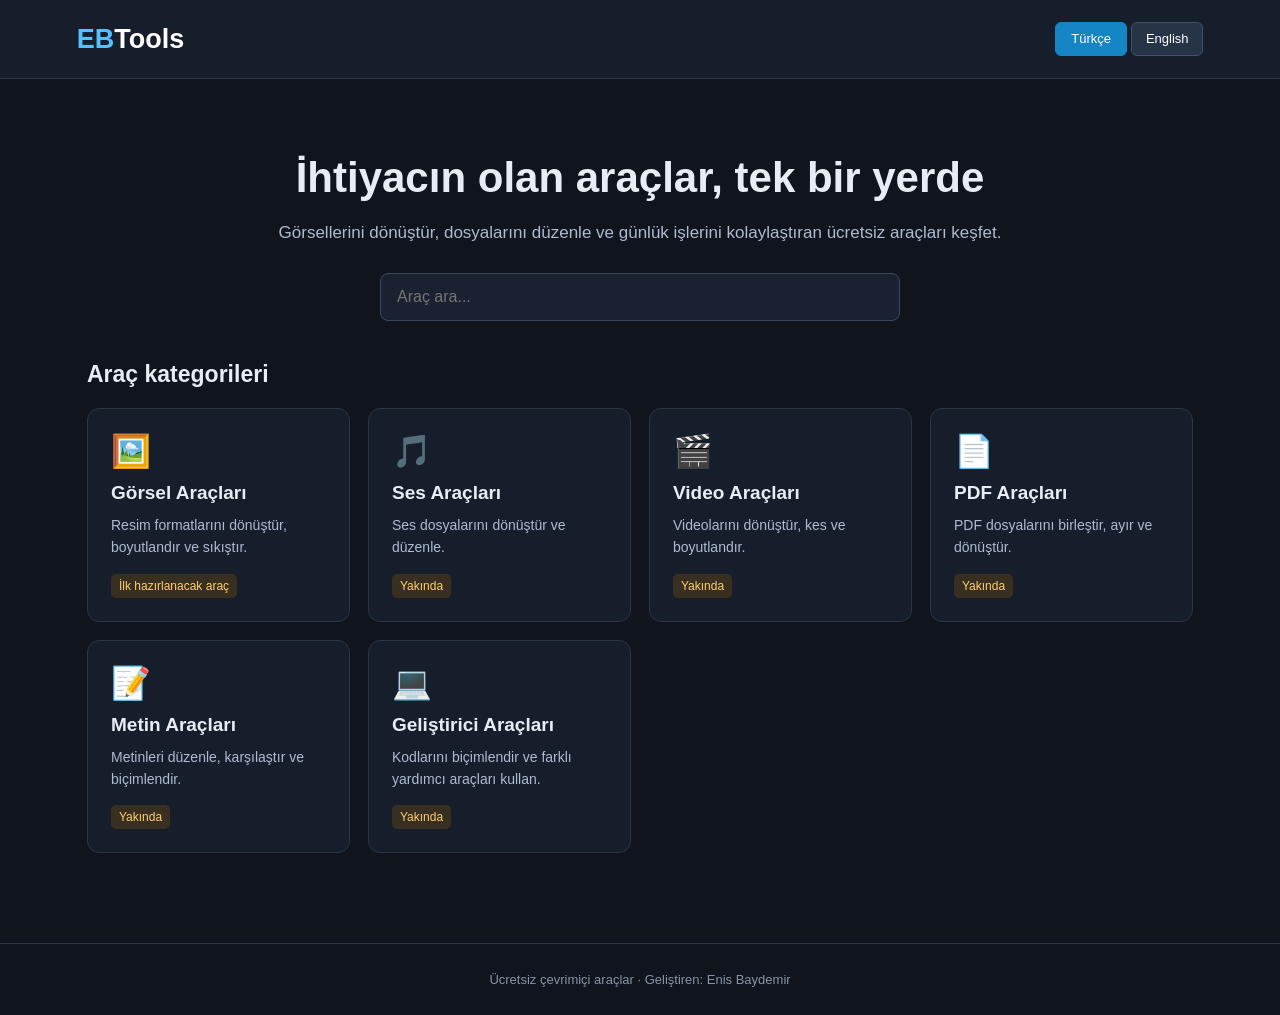
<file: index.html>
<!DOCTYPE html>
<html lang="tr">
<head>
    <meta charset="UTF-8">
    <meta name="viewport" content="width=device-width, initial-scale=1.0">

    <title>EBTools - Ücretsiz Çevrimiçi Araçlar</title>
    <meta name="description" content="EBTools: Görsel, ses, video, PDF, metin ve geliştirici araçları. Ücretsiz ve kolay çevrimiçi araçlar.">

    <script>
        (function () {
            try {
                var savedLanguage = localStorage.getItem("ebToolsLanguage");
                if (savedLanguage === "tr" || savedLanguage === "en") {
                    document.documentElement.lang = savedLanguage;
                }
            } catch (error) {}
        })();
    </script>
    <link rel="stylesheet" href="style.css">
    <script src="script.js" defer></script>
</head>

<body>
    <header>
        <div class="logo">EB<span>Tools</span></div>

        <div class="language">
            <button id="trButton" type="button">Türkçe</button>
            <button id="enButton" type="button">English</button>
        </div>
    </header>

    <main>
        <section class="intro">
            <h1 id="pageTitle">İhtiyacın olan araçlar, tek bir yerde</h1>
            <p id="pageDescription">
                Görsellerini dönüştür, dosyalarını düzenle ve günlük işlerini
                kolaylaştıran ücretsiz araçları keşfet.
            </p>

            <input
                type="search"
                id="toolSearch"
                class="search"
                placeholder="Araç ara..."
                aria-label="Araç ara"
            >
        </section>

        <section>
            <h2 class="section-title" id="categoriesTitle">Araç kategorileri</h2>

            <div class="tools-grid" id="toolsGrid">

                <article class="tool-card" data-search="görsel resim fotoğraf image picture">
                    <a href="image-tools/index.html">
                        <div class="tool-icon">🖼️</div>
                        <h3 data-tr="Görsel Araçları" data-en="Image Tools">Görsel Araçları</h3>
                        <p data-tr="Resim formatlarını dönüştür, boyutlandır ve sıkıştır."
                           data-en="Convert, resize and compress image files.">
                           Resim formatlarını dönüştür, boyutlandır ve sıkıştır.
                        </p>
                        <span class="coming-soon"
                              data-tr="İlk hazırlanacak araç"
                              data-en="First tool to build">İlk hazırlanacak araç</span>
                    </a>
                </article>

                <article class="tool-card" data-search="ses müzik audio sound music">
                    <div class="tool-icon">🎵</div>
                    <h3 data-tr="Ses Araçları" data-en="Audio Tools">Ses Araçları</h3>
                    <p data-tr="Ses dosyalarını dönüştür ve düzenle."
                       data-en="Convert and edit audio files.">Ses dosyalarını dönüştür ve düzenle.</p>
                    <span class="coming-soon" data-tr="Yakında" data-en="Coming soon">Yakında</span>
                </article>

                <article class="tool-card" data-search="video film movie">
                    <div class="tool-icon">🎬</div>
                    <h3 data-tr="Video Araçları" data-en="Video Tools">Video Araçları</h3>
                    <p data-tr="Videolarını dönüştür, kes ve boyutlandır."
                       data-en="Convert, trim and resize videos.">Videolarını dönüştür, kes ve boyutlandır.</p>
                    <span class="coming-soon" data-tr="Yakında" data-en="Coming soon">Yakında</span>
                </article>

                <article class="tool-card" data-search="pdf belge document">
                    <div class="tool-icon">📄</div>
                    <h3 data-tr="PDF Araçları" data-en="PDF Tools">PDF Araçları</h3>
                    <p data-tr="PDF dosyalarını birleştir, ayır ve dönüştür."
                       data-en="Merge, split and convert PDF files.">PDF dosyalarını birleştir, ayır ve dönüştür.</p>
                    <span class="coming-soon" data-tr="Yakında" data-en="Coming soon">Yakında</span>
                </article>

                <article class="tool-card" data-search="metin yazı text writing">
                    <div class="tool-icon">📝</div>
                    <h3 data-tr="Metin Araçları" data-en="Text Tools">Metin Araçları</h3>
                    <p data-tr="Metinleri düzenle, karşılaştır ve biçimlendir."
                       data-en="Edit, compare and format text.">Metinleri düzenle, karşılaştır ve biçimlendir.</p>
                    <span class="coming-soon" data-tr="Yakında" data-en="Coming soon">Yakında</span>
                </article>

                <article class="tool-card" data-search="geliştirici kod developer code web">
                    <div class="tool-icon">💻</div>
                    <h3 data-tr="Geliştirici Araçları" data-en="Developer Tools">Geliştirici Araçları</h3>
                    <p data-tr="Kodlarını biçimlendir ve farklı yardımcı araçları kullan."
                       data-en="Format code and use handy developer utilities.">Kodlarını biçimlendir ve farklı yardımcı araçları kullan.</p>
                    <span class="coming-soon" data-tr="Yakında" data-en="Coming soon">Yakında</span>
                </article>

            </div>

            <p id="noResults" class="hidden">Sonuç bulunamadı.</p>
        </section>
    </main>

    <footer id="footerText">
        Ücretsiz çevrimiçi araçlar · Geliştiren: Enis Baydemir
    </footer>
</body>
</html>
</file>
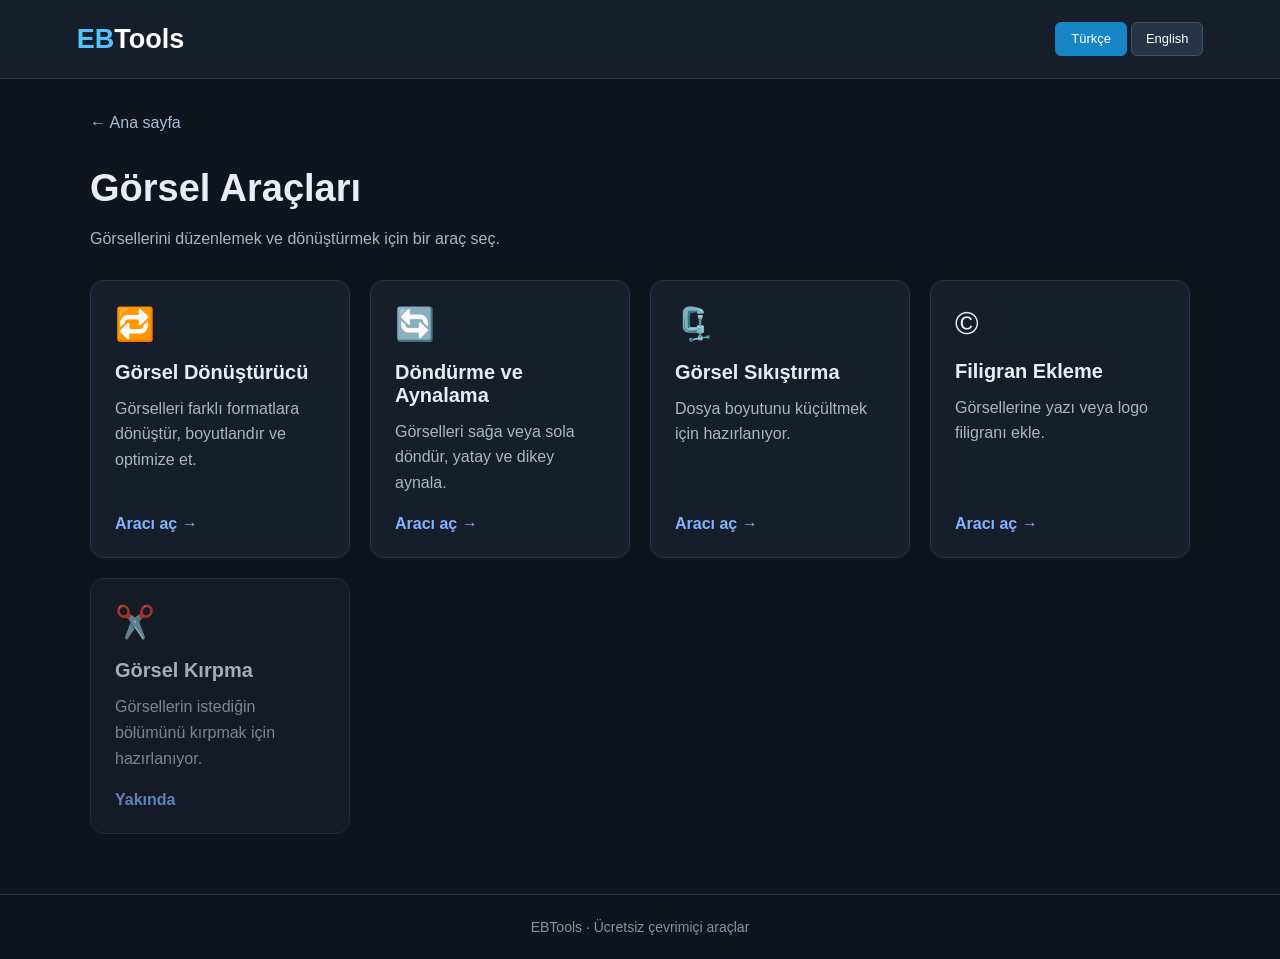
<file: image-tools/index.html>
<!DOCTYPE html>
<html lang="tr">
<head>
    <meta charset="UTF-8">
    <meta name="viewport" content="width=device-width, initial-scale=1.0">
    <meta name="description" content="EBTools görsel araçları: görsel dönüştürme, boyutlandırma ve daha fazlası.">
    <title>Görsel Araçları | EBTools</title>
    <script>
        (function () {
            try {
                var savedLanguage = localStorage.getItem("ebToolsLanguage");
                if (savedLanguage === "tr" || savedLanguage === "en") {
                    document.documentElement.lang = savedLanguage;
                }
            } catch (error) {}
        })();
    </script>
    <link rel="stylesheet" href="style.css">
</head>
<body>

    <header class="header">
        <a class="logo" href="../index.html">EB<span>Tools</span></a>
        <div class="language">
            <button type="button" id="trBtn">Türkçe</button>
            <button type="button" id="enBtn">English</button>
        </div>
    </header>

    <main class="container">
        <a class="back-link" href="../index.html" data-tr="← Ana sayfa" data-en="← Home">← Ana sayfa</a>

        <section class="intro">
            <h1 data-tr="Görsel Araçları" data-en="Image Tools">Görsel Araçları</h1>
            <p data-tr="Görsellerini düzenlemek ve dönüştürmek için bir araç seç."
               data-en="Choose a tool to edit and convert your images.">
                Görsellerini düzenlemek ve dönüştürmek için bir araç seç.
            </p>
        </section>

        <section class="tools-grid">
            <a class="tool-card" href="Converter/index.html">
                <span class="tool-icon">🔁</span>
                <h2 data-tr="Görsel Dönüştürücü" data-en="Image Converter">Görsel Dönüştürücü</h2>
                <p data-tr="Görselleri farklı formatlara dönüştür, boyutlandır ve optimize et."
                   data-en="Convert images to different formats, resize and optimize them.">
                    Görselleri farklı formatlara dönüştür, boyutlandır ve optimize et.
                </p>
                <span class="tool-link" data-tr="Aracı aç →" data-en="Open tool →">Aracı aç →</span>
            </a>
    
<a class="tool-card" href="Rotate/index.html">

    <span class="tool-icon">🔄</span>

    <h2 data-tr="Döndürme ve Aynalama"
        data-en="Rotate and Flip">
        Döndürme ve Aynalama
    </h2>

    <p data-tr="Görselleri sağa veya sola döndür, yatay ve dikey aynala."
       data-en="Rotate images left or right, flip horizontally and vertically.">
        Görselleri sağa veya sola döndür, yatay ve dikey aynala.
    </p>

    <span class="tool-link"
          data-tr="Aracı aç →"
          data-en="Open tool →">
        Aracı aç →
    </span>

</a>

            <a class="tool-card" href="Compressor/index.html">
                <span class="tool-icon">🗜️</span>
                <h2 data-tr="Görsel Sıkıştırma" data-en="Image Compression">Görsel Sıkıştırma</h2>
                <p data-tr="Dosya boyutunu küçültmek için hazırlanıyor."
                   data-en="Coming soon: reduce image file sizes.">
                    Dosya boyutunu küçültmek için hazırlanıyor.
                </p>
                <span class="tool-link" data-tr="Aracı aç →" data-en="Open tool →">Aracı aç</span>
           </a>
    
<a class="tool-card" href="Watermark/index.html">
    <span class="tool-icon">©️</span>
    <h2 data-tr="Filigran Ekleme" data-en="Add Watermark">Filigran Ekleme</h2>
    <p data-tr="Görsellerine yazı veya logo filigranı ekle."
       data-en="Add text or logo watermarks to your images.">
        Görsellerine yazı veya logo filigranı ekle.
    </p>
    <span class="tool-link" data-tr="Aracı aç →" data-en="Open tool →">Aracı aç</span>
</a>


            <div class="tool-card coming-soon">
                <span class="tool-icon">✂️</span>
                <h2 data-tr="Görsel Kırpma" data-en="Image Cropper">Görsel Kırpma</h2>
                <p data-tr="Görsellerin istediğin bölümünü kırpmak için hazırlanıyor."
                   data-en="Coming soon: crop the parts of an image you need.">
                    Görsellerin istediğin bölümünü kırpmak için hazırlanıyor.
                </p>
                <span class="tool-link" data-tr="Yakında" data-en="Coming soon">Yakında</span>
            </div>
        </section>
    </main>

    <footer>
        EBTools · <span data-tr="Ücretsiz çevrimiçi araçlar" data-en="Free online tools">Ücretsiz çevrimiçi araçlar</span>
    </footer>

    <script src="script.js" defer></script>
</body>
</html>
</file>
<file: style.css>
* {
    box-sizing: border-box;
}

body {
    margin: 0;
    font-family: Arial, sans-serif;
    background: #10141d;
    color: #e8edf5;
}

header {
    padding: 22px 6%;
    background: #171e2b;
    border-bottom: 1px solid #2b3547;
    display: flex;
    justify-content: space-between;
    align-items: center;
    gap: 15px;
    flex-wrap: wrap;
}

.logo {
    font-size: 27px;
    font-weight: bold;
    color: #55c2ff;
}

.logo span {
    color: #ffffff;
}

.language {
    display: flex;
    gap: 4px;
}

.language button {
    background: #263448;
    color: white;
    border: 1px solid #40516b;
    padding: 8px 13px;
    border-radius: 6px;
    min-width: 72px;
    height: 34px;
    font-family: Arial, sans-serif;
    font-size: 13px;
    font-weight: 400;
    line-height: 16px;
    cursor: pointer;
}

.language button.active {
    background: #1685c5;
    border-color: #1685c5;
}

html[lang="tr"] #trButton,
html[lang="en"] #enButton {
    background: #1685c5;
    border-color: #1685c5;
}

main {
    max-width: 1150px;
    margin: auto;
    padding: 40px 22px;
}

.intro {
    text-align: center;
    margin: 15px 0 40px;
}

.intro h1 {
    font-size: clamp(28px, 5vw, 42px);
    margin-bottom: 15px;
}

.intro p {
    color: #aebbd0;
    line-height: 1.7;
    font-size: 17px;
}

.search {
    display: block;
    width: 100%;
    max-width: 520px;
    margin: 25px auto 0;
    padding: 14px 16px;
    background: #1a2231;
    color: white;
    border: 1px solid #39475e;
    border-radius: 8px;
    font-size: 16px;
    outline: none;
}

.search:focus {
    border-color: #55c2ff;
}

.section-title {
    font-size: 23px;
    margin-bottom: 20px;
}

.tools-grid {
    display: grid;
    grid-template-columns: repeat(auto-fit, minmax(220px, 1fr));
    gap: 18px;
}

.tool-card {
    background: #171e2b;
    border: 1px solid #2b3547;
    border-radius: 12px;
    padding: 23px;
    transition: border-color 0.2s, transform 0.2s;
}

.tool-card:hover {
    border-color: #55c2ff;
    transform: translateY(-3px);
}

.tool-icon {
    font-size: 32px;
    margin-bottom: 12px;
}

.tool-card h3 {
    margin: 0 0 10px;
    font-size: 19px;
}

.tool-card p {
    color: #aebbd0;
    font-size: 14px;
    line-height: 1.6;
    margin: 0;
}

.tool-card a {
    color: inherit;
    text-decoration: none;
    display: block;
}

.coming-soon {
    display: inline-block;
    margin-top: 15px;
    font-size: 12px;
    color: #ffcf70;
    background: #382f20;
    padding: 5px 8px;
    border-radius: 5px;
}

.hidden {
    display: none;
}

footer {
    text-align: center;
    color: #8794a9;
    padding: 28px 15px;
    margin-top: 50px;
    border-top: 1px solid #2b3547;
    font-size: 13px;
}

@media (max-width: 500px) {
    header {
        padding: 18px 16px;
    }

    main {
        padding: 25px 16px;
    }

    .tool-card {
        padding: 19px;
    }
}
</file>
<file: image-tools/style.css>
* {
    box-sizing: border-box;
}

body {
    margin: 0;
    min-height: 100vh;
    background: #10141d;
    color: #e8edf5;
    font-family: Arial, sans-serif;
}

.header {
    display: flex;
    justify-content: space-between;
    align-items: center;
    gap: 15px;
    padding: 22px 6%;
    background: #171e2b;
    border-bottom: 1px solid #2b3547;
    flex-wrap: wrap;
}

.logo {
    color: #55c2ff;
    font-size: 27px;
    font-weight: bold;
    text-decoration: none;
}

.logo span {
    color: #fff;
}

.language {
    display: flex;
    gap: 4px;
}

.language button {
    padding: 8px 13px;
    border: 1px solid #40516b;
    border-radius: 6px;
    background: #263448;
    color: #fff;
    min-width: 72px;
    height: 34px;
    font-family: Arial, sans-serif;
    font-size: 13px;
    font-weight: 400;
    line-height: 16px;
    cursor: pointer;
}

.language button:hover {
    background: #30405a;
}

html[lang="tr"] #trBtn,
html[lang="en"] #enBtn {
    border-color: #1685c5;
    background: #1685c5;
}

html[lang="tr"] #enBtn,
html[lang="en"] #trBtn {
    border-color: #40516b;
    background: #263448;
}

.container {
    width: min(1100px, 90%);
    margin: 35px auto 60px;
}

.back-link {
    color: #a9bddb;
    text-decoration: none;
}

.back-link:hover {
    color: #fff;
}

.intro {
    margin: 35px 0 28px;
}

.intro h1 {
    margin-bottom: 10px;
    font-size: clamp(28px, 4vw, 38px);
}

.intro p,
.tool-card p {
    color: #aab5c7;
    line-height: 1.6;
}

.tools-grid {
    display: grid;
    grid-template-columns: repeat(auto-fit, minmax(240px, 1fr));
    gap: 20px;
}

.tool-card {
    display: flex;
    flex-direction: column;
    align-items: flex-start;
    min-height: 240px;
    padding: 24px;
    border: 1px solid #2b3547;
    border-radius: 14px;
    background: #171e2b;
    color: inherit;
    text-decoration: none;
    transition: border-color 0.2s, transform 0.2s;
}

a.tool-card:hover {
    transform: translateY(-3px);
    border-color: #6495ed;
}

.tool-icon {
    font-size: 32px;
}

.tool-card h2 {
    margin: 18px 0 4px;
    font-size: 20px;
}

.tool-card p {
    margin: 8px 0 20px;
}

.tool-link {
    margin-top: auto;
    color: #83b2ff;
    font-weight: bold;
}

.coming-soon {
    opacity: 0.7;
}

footer {
    padding: 24px 16px;
    border-top: 1px solid #2b3547;
    color: #8793a7;
    text-align: center;
    font-size: 14px;
}

@media (max-width: 480px) {
    .header {
        padding: 18px 16px;
    }

    .tool-card {
        min-height: 210px;
    }
}
</file>
